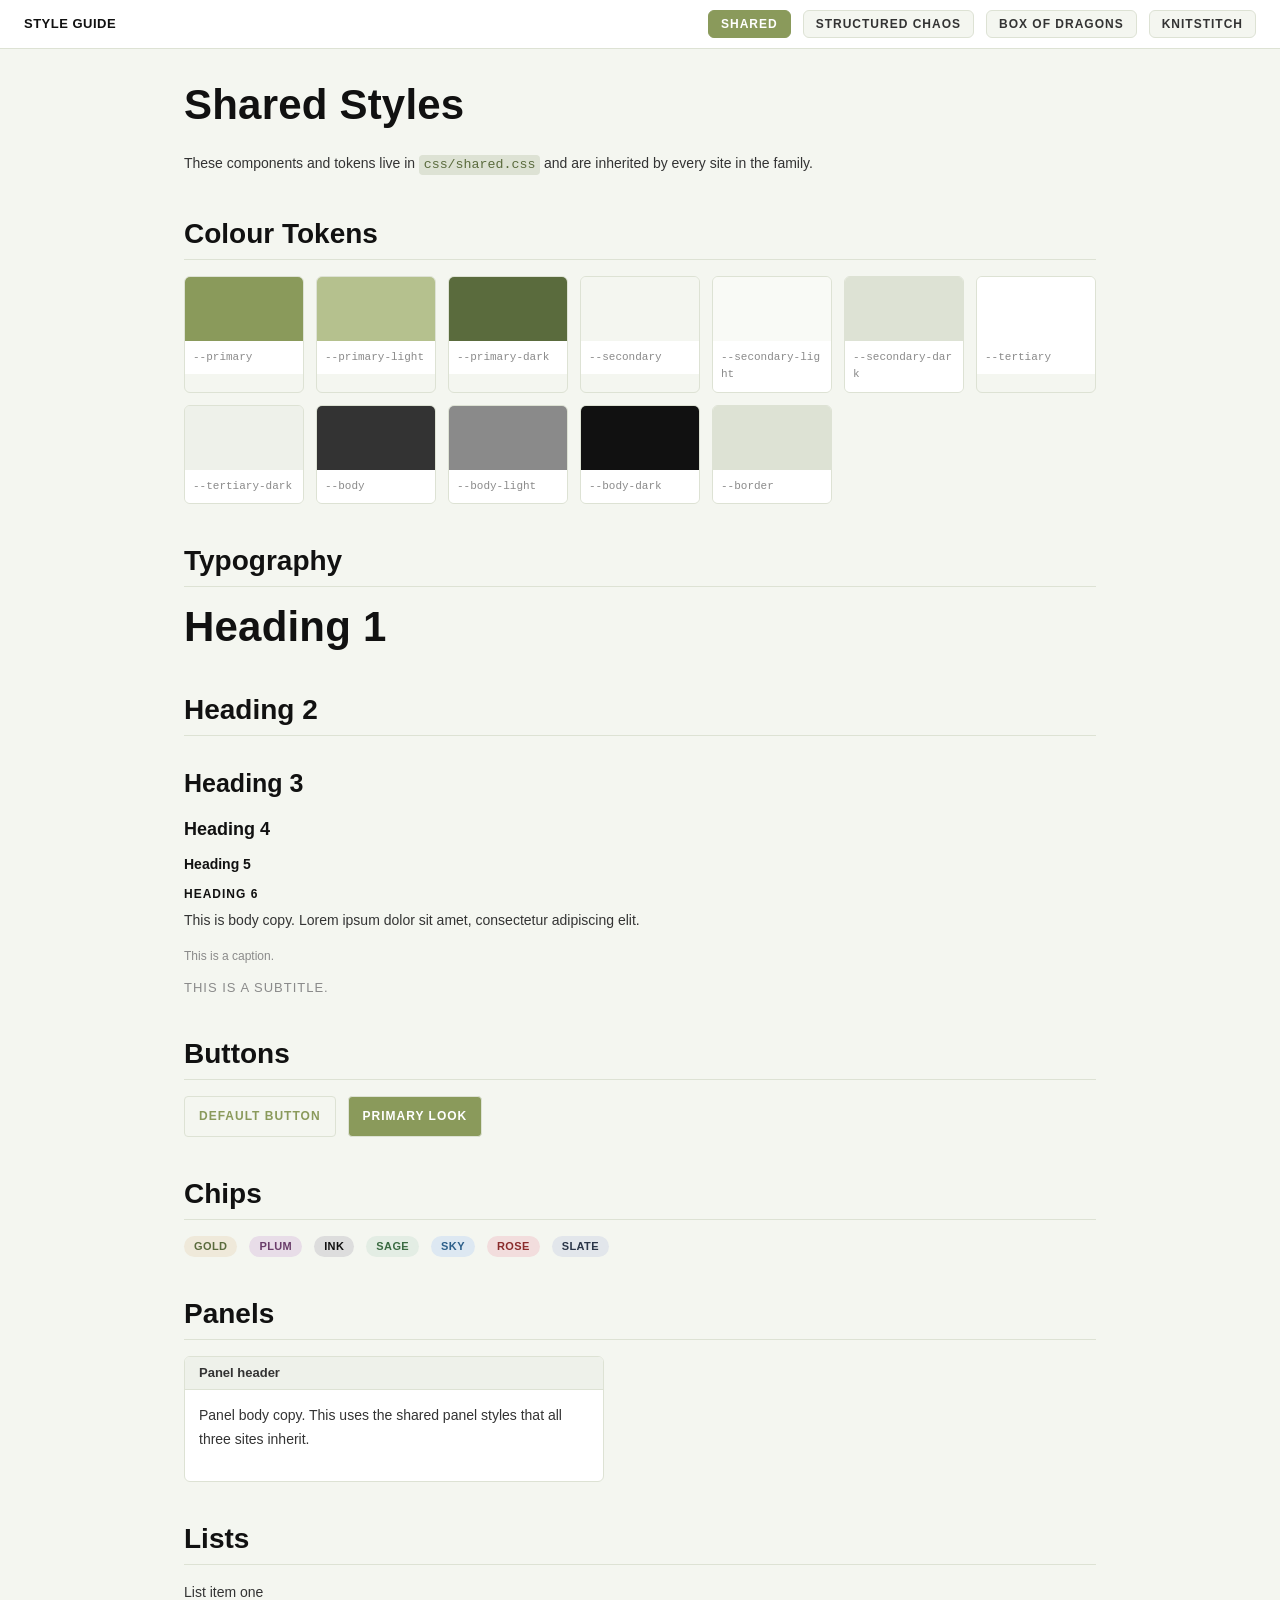
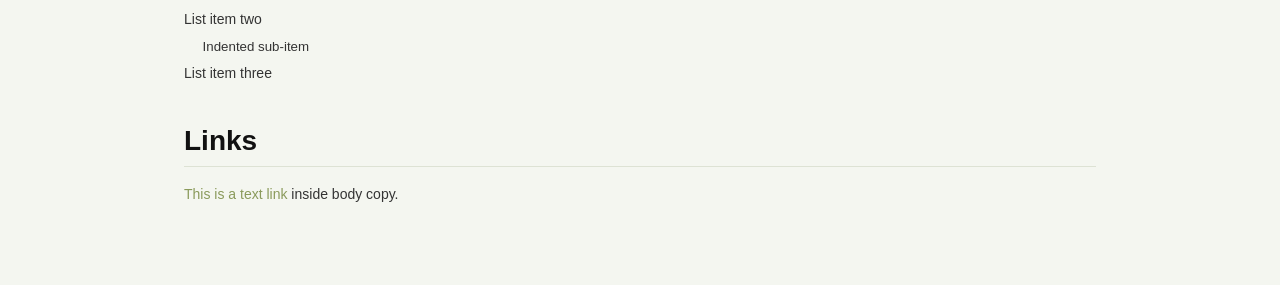
<file: styleguide.html>
<!DOCTYPE html>
<html lang="en">
<head>
    <meta charset="UTF-8">
    <meta name="viewport" content="width=device-width, initial-scale=1.0">
    <title>Style Guide — Structured Chaos Family</title>
    <link rel="stylesheet" href="css/shared.css">
    <link id="site-theme" rel="stylesheet" href="css/site.css" disabled>
    <style>
        .styleguide-bar {
            position: sticky;
            top: 0;
            z-index: 100;
            display: flex;
            align-items: center;
            gap: 12px;
            padding: 10px 24px;
            background: var(--tertiary);
            border-bottom: 1px solid var(--border);
        }

        .styleguide-bar-title {
            font-weight: 700;
            font-size: 13px;
            text-transform: uppercase;
            letter-spacing: 0.5px;
            color: var(--body-dark);
            margin-right: auto;
        }

        .styleguide-bar button {
            padding: 6px 12px;
            border: 1px solid var(--border);
            border-radius: 6px;
            background: var(--secondary);
            color: var(--body);
            font-size: 12px;
            font-weight: 600;
            cursor: pointer;
        }

        .styleguide-bar button.active {
            background: var(--primary);
            color: var(--tertiary);
            border-color: var(--primary);
        }

        .styleguide-main {
            max-width: 960px;
            margin: 0 auto;
            padding: 32px 24px 64px;
        }

        .styleguide-section {
            margin-top: 40px;
        }

        .styleguide-section h2 {
            margin-bottom: 16px;
            padding-bottom: 8px;
            border-bottom: 1px solid var(--border);
        }

        .swatches {
            display: grid;
            grid-template-columns: repeat(auto-fill, minmax(120px, 1fr));
            gap: 12px;
        }

        .swatch {
            border: 1px solid var(--border);
            border-radius: 6px;
            overflow: hidden;
        }

        .swatch-color {
            height: 64px;
        }

        .swatch-label {
            padding: 8px;
            font-size: 11px;
            font-family: monospace;
            color: var(--body-light);
            background: var(--tertiary);
            word-break: break-all;
        }

        .component-row {
            display: flex;
            flex-wrap: wrap;
            gap: 12px;
            align-items: flex-start;
            margin-top: 16px;
        }

        .sample-row {
            display: flex;
            gap: 8px;
            align-items: center;
            margin-top: 12px;
        }

        .zoom-sample {
            position: relative;
            min-height: 52px;
            margin-top: 12px;
        }
    </style>
</head>
<body>
    <nav class="styleguide-bar" aria-label="Style guide sections">
        <span class="styleguide-bar-title">Style Guide</span>
        <button data-site="shared" data-css="" type="button" class="active">Shared</button>
        <button data-site="sc" data-css="css/site.css" type="button">Structured Chaos</button>
        <button data-site="bod" data-css="http://craftcms.ddev.site/css/site.css" type="button">Box of Dragons</button>
        <button data-site="ks" data-css="http://localhost:5173/css/app.css" type="button">KnitStitch</button>
    </nav>

    <main class="styleguide-main">
        <div class="styleguide-tab" data-site="shared">
            <h1>Shared Styles</h1>
            <p class="body">These components and tokens live in <code>css/shared.css</code> and are inherited by every site in the family.</p>

            <section class="styleguide-section">
                <h2>Colour Tokens</h2>
                <div class="swatches">
                    <div class="swatch"><div class="swatch-color" style="background: var(--primary);"></div><div class="swatch-label">--primary</div></div>
                    <div class="swatch"><div class="swatch-color" style="background: var(--primary-light);"></div><div class="swatch-label">--primary-light</div></div>
                    <div class="swatch"><div class="swatch-color" style="background: var(--primary-dark);"></div><div class="swatch-label">--primary-dark</div></div>
                    <div class="swatch"><div class="swatch-color" style="background: var(--secondary);"></div><div class="swatch-label">--secondary</div></div>
                    <div class="swatch"><div class="swatch-color" style="background: var(--secondary-light);"></div><div class="swatch-label">--secondary-light</div></div>
                    <div class="swatch"><div class="swatch-color" style="background: var(--secondary-dark);"></div><div class="swatch-label">--secondary-dark</div></div>
                    <div class="swatch"><div class="swatch-color" style="background: var(--tertiary);"></div><div class="swatch-label">--tertiary</div></div>
                    <div class="swatch"><div class="swatch-color" style="background: var(--tertiary-dark);"></div><div class="swatch-label">--tertiary-dark</div></div>
                    <div class="swatch"><div class="swatch-color" style="background: var(--body);"></div><div class="swatch-label">--body</div></div>
                    <div class="swatch"><div class="swatch-color" style="background: var(--body-light);"></div><div class="swatch-label">--body-light</div></div>
                    <div class="swatch"><div class="swatch-color" style="background: var(--body-dark);"></div><div class="swatch-label">--body-dark</div></div>
                    <div class="swatch"><div class="swatch-color" style="background: var(--border);"></div><div class="swatch-label">--border</div></div>
                </div>
            </section>

            <section class="styleguide-section">
                <h2>Typography</h2>
                <h1>Heading 1</h1>
                <h2>Heading 2</h2>
                <h3>Heading 3</h3>
                <h4>Heading 4</h4>
                <h5>Heading 5</h5>
                <h6>Heading 6</h6>
                <p class="body">This is body copy. Lorem ipsum dolor sit amet, consectetur adipiscing elit.</p>
                <p class="caption">This is a caption.</p>
                <p class="subtitle">This is a subtitle.</p>
            </section>

            <section class="styleguide-section">
                <h2>Buttons</h2>
                <div class="component-row">
                    <a href="#" class="button">Default button</a>
                    <a href="#" class="button" style="background: var(--primary); color: var(--tertiary);">Primary look</a>
                </div>
            </section>

            <section class="styleguide-section">
                <h2>Chips</h2>
                <div class="component-row">
                    <span class="chip color-pair-gold">Gold</span>
                    <span class="chip color-pair-plum">Plum</span>
                    <span class="chip color-pair-ink">Ink</span>
                    <span class="chip color-pair-sage">Sage</span>
                    <span class="chip color-pair-sky">Sky</span>
                    <span class="chip color-pair-rose">Rose</span>
                    <span class="chip color-pair-slate">Slate</span>
                </div>
            </section>

            <section class="styleguide-section">
                <h2>Panels</h2>
                <section class="container-section--headed" style="max-width: 420px;">
                    <div class="container-section-header">Panel header</div>
                    <div class="container-section-body">
                        <p class="body">Panel body copy. This uses the shared panel styles that all three sites inherit.</p>
                    </div>
                </section>
            </section>

            <section class="styleguide-section">
                <h2>Lists</h2>
                <ul class="list" style="max-width: 320px;">
                    <li>List item one</li>
                    <li>List item two</li>
                    <li class="sub-category">Indented sub-item</li>
                    <li>List item three</li>
                </ul>
            </section>

            <section class="styleguide-section">
                <h2>Links</h2>
                <p class="body"><a href="#">This is a text link</a> inside body copy.</p>
            </section>
        </div>

        <div class="styleguide-tab" data-site="sc" hidden>
            <h1>Structured Chaos</h1>
            <p class="body">Structured Chaos is the umbrella site. It uses the shared components with a slate-blue colour theme and overrides the shell width and page spacing in <code>css/site.css</code>.</p>

            <section class="styleguide-section">
                <h2>Home project card</h2>
                <p class="caption">The landing page uses shared <code>.home-project-grid</code> and <code>.home-project-card-link</code> styles, tinted by the site theme.</p>
                <div class="home-project-grid" style="max-width: 420px;">
                    <a class="home-project-card-link" href="#">
                        <div class="panel">
                            <div class="card-heading">Box of Dragons</div>
                            <div class="card-excerpt">Craft project archive.</div>
                        </div>
                    </a>
                </div>
            </section>
        </div>

        <div class="styleguide-tab" data-site="bod" hidden>
            <h1>Box of Dragons</h1>
            <p class="body">Box of Dragons adds post-specific styles in <code>CraftCms/web/css/site.css</code> for project link labels and URLs.</p>

            <section class="styleguide-section">
                <h2>Post Links panel</h2>
                <section class="container-section--headed" style="max-width: 320px;">
                    <div class="container-section-header">Links</div>
                    <div class="container-section-body">
                        <ul class="list">
                            <li>
                                <div class="link-label">Pattern</div>
                                <a class="link-url" href="#" target="_blank" rel="noopener noreferrer">https://example.com/pattern</a>
                            </li>
                            <li>
                                <div class="link-label">Ravelry</div>
                                <a class="link-url" href="#" target="_blank" rel="noopener noreferrer">https://www.ravelry.com/designs/example</a>
                            </li>
                        </ul>
                    </div>
                </section>
            </section>
        </div>

        <div class="styleguide-tab" data-site="ks" hidden>
            <h1>KnitStitch</h1>
            <p class="body">KnitStitch adds app-specific UI components in <code>KnitStitch/public/css/app.css</code> for the grid editor, tool ribbon, workspace switcher, and zoom controls.</p>

            <section class="styleguide-section">
                <h2>Panel override</h2>
                <section class="container-section--headed" style="max-width: 420px;">
                    <div class="container-section-header">KnitStitch panel</div>
                    <div class="container-section-body">
                        <p class="body">KnitStitch overrides <code>.panel</code> border-radius to 8px and adds editor-specific chrome.</p>
                    </div>
                </section>
            </section>

            <section class="styleguide-section">
                <h2>Workspace buttons</h2>
                <div class="sample-row">
                    <button type="button" class="workspace-btn active">
                        <span class="icon">✏</span>
                        <span class="label">Sketch</span>
                    </button>
                    <button type="button" class="workspace-btn">
                        <span class="icon">□</span>
                        <span class="label">Overlay</span>
                    </button>
                    <button type="button" class="workspace-btn">
                        <span class="icon">⚙</span>
                        <span class="label">Options</span>
                    </button>
                </div>
            </section>

            <section class="styleguide-section">
                <h2>Zoom control</h2>
                <div class="zoom-sample">
                    <div class="zoom-control">
                        <button type="button" class="zoom-btn">−</button>
                        <button type="button" class="zoom-btn">+</button>
                    </div>
                </div>
            </section>
        </div>
    </main>

    <script>
        const tabs = document.querySelectorAll('.styleguide-tab');
        const buttons = document.querySelectorAll('.styleguide-bar button');
        const themeLink = document.getElementById('site-theme');

        function switchSite(site, css, activeBtn) {
            tabs.forEach(tab => tab.hidden = tab.dataset.site !== site);
            if (css === '') {
                themeLink.disabled = true;
            } else {
                themeLink.disabled = false;
                themeLink.href = css;
            }
            buttons.forEach(b => b.classList.remove('active'));
            activeBtn.classList.add('active');
        }

        buttons.forEach(btn => {
            btn.addEventListener('click', () => switchSite(btn.dataset.site, btn.dataset.css, btn));
        });

        // Start on the Shared tab with no theme override.
        const sharedBtn = document.querySelector('.styleguide-bar button[data-site="shared"]');
        if (sharedBtn) switchSite('shared', '', sharedBtn);
    </script>
</body>
</html>
</file>
<file: css/shared.css>
/* shared.css — the canonical stylesheet for the Structured Chaos family.
 *
 * This file is the single source of truth for design tokens, base styles,
 * typography, layout primitives, and all shared components (global bar,
 * site header, navigation, panels, chips, color pairs, buttons, forms,
 * lists, gallery, footer, responsive breakpoints).
 *
 * Every family site loads it from the root Structured Chaos site
 * (structuredchaos.dev in production, localhost:4000 in local dev) BEFORE
 * its own site-specific stylesheet. Site-specific sheets only contain
 * overrides for layout values (e.g. .shell max-width) and components
 * unique to that site (e.g. KnitStitch's sketch canvas, StructuredChaos's
 * landing cards and markdown body).
 *
 * When changing a token or component here, every site picks it up on
 * next load — no per-repo edits needed.
 */

/* ==========================================================================
   1. Design Tokens
   ========================================================================== */
:root {
    --body: #333333;
    --body-light: #8a8a8a;
    --body-dark: #111111;
    --primary: #8a9a5b;
    --primary-light: #b5c18e;
    --primary-dark: #5a6b3d;
    --secondary: #f4f6f0;
    --secondary-light: #f9faf6;
    --secondary-dark: #dde2d4;
    --tertiary: #ffffff;
    --tertiary-dark: #eef1ea;
    --border: var(--secondary-dark);

    /* Brand colors */
    --github-color: #24292f;
    --github-hover-bg: #f3f5f7;
    --github-hover-border: #d0d7de;
    --gitlab-color: #fc6d26;
    --gitlab-hover-bg: #fff3ea;
    --gitlab-hover-border: #f7c6a5;

    /* Color pairs — higher contrast text colours for chips/tags.
     * Each pair has a -bg and -text token. Use with .color-pair-* classes. */
    --color-pair-gold-bg: #efe9da;
    --color-pair-gold-text: var(--primary-dark);
    --color-pair-sand-bg: #f3efe6;
    --color-pair-sand-text: #5a4427;
    --color-pair-sage-bg: #e3ede4;
    --color-pair-sage-text: #3a6b42;
    --color-pair-olive-bg: #ece8d8;
    --color-pair-olive-text: #6b6333;
    --color-pair-sky-bg: #dde8f2;
    --color-pair-sky-text: #2c5f8a;
    --color-pair-stone-bg: #e8e2d8;
    --color-pair-stone-text: #6b6356;
    --color-pair-rose-bg: #f2dddd;
    --color-pair-rose-text: #8a2c2c;
    --color-pair-clay-bg: #f3e5dc;
    --color-pair-clay-text: #6a402b;
    --color-pair-plum-bg: #e8dde8;
    --color-pair-plum-text: #6a3d6a;
    --color-pair-ink-bg: #ddd;
    --color-pair-ink-text: #111111;
    --color-pair-moss-bg: #e1e9d9;
    --color-pair-moss-text: #3a4b2e;
    --color-pair-lavender-bg: #e8e3f0;
    --color-pair-lavender-text: #4a3a5d;
    --color-pair-peach-bg: #f5e8df;
    --color-pair-peach-text: #6a4a3a;
    --color-pair-slate-bg: #e2e6eb;
    --color-pair-slate-text: #2a3548;
    --color-pair-rust-bg: #f0e3db;
    --color-pair-rust-text: #7a3a22;
    --color-pair-berry-bg: #efe2e6;
    --color-pair-berry-text: #5a2a3a;

    /* Shadows */
    --shadow-sm: 0 1px 0 rgba(17, 17, 17, 0.03);
    --shadow-md: 0 5px 12px rgba(17, 17, 17, 0.08);
    --shadow-lg: 0 14px 28px rgba(15, 25, 10, 0.12);

    /* Typography */
    --font-body: "Open Sans", sans-serif;
    --font-heading: "Playfair Display", serif;
    --font-brand: "Dancing Script", cursive;
    --type-h1: clamp(30px, 4vw, 42px);
    --type-h2: 28px;
    --type-h3: 25px;
    --type-h4: 18px;
    --type-h5: 14px;
    --type-h6: 12px;
    --type-body: 14px;
    --type-subtitle: 13px;
    --type-caption: 12px;
    --type-button: 12px;
}

/* ==========================================================================
   2. Reset & Base
   ========================================================================== */
* { box-sizing: border-box; margin: 0; padding: 0; }

html {
    scroll-behavior: smooth;
}

[id] {
    scroll-margin-top: 120px;
}

body {
    color: var(--body);
    background: var(--secondary);
    font-family: var(--font-body);
    font-size: var(--type-body);
    line-height: 1.6;
    min-height: 100vh;
}

a { color: var(--primary); text-decoration: none; }
a:hover { opacity: 0.85; }

img {
    display: block;
    max-width: 100%;
    height: auto;
}

hr {
    border: 0;
    border-top: 1px solid var(--border);
    margin: 1.5em 0;
}

/* ==========================================================================
   3. Typography
   ========================================================================== */
h1, h2, h3, h4, h5, h6 {
    color: var(--body-dark);
}

h1 {
    margin-block: 0 0.55em;
    margin-inline: 0;
    font-family: var(--font-body);
    font-size: var(--type-h1);
    font-weight: 700;
    line-height: 1.15;
    letter-spacing: 0.2px;
}

h2 {
    margin-block: 1.5em 0.45em;
    margin-inline: 0;
    font-family: var(--font-body);
    font-size: var(--type-h2);
    font-weight: 700;
    line-height: 1.2;
}

h3 {
    margin-block: 1.25em 0.25em;
    margin-inline: 0;
    font-family: var(--font-body);
    font-size: var(--type-h3);
    font-weight: 700;
    line-height: 1.3;
}

h4 {
    margin-block: 1em 0.35em;
    margin-inline: 0;
    font-family: var(--font-body);
    font-size: var(--type-h4);
    font-weight: 700;
    line-height: 1.3;
}

h5 {
    margin-block: 1em 0.35em;
    margin-inline: 0;
    font-family: var(--font-body);
    font-size: var(--type-h5);
    font-weight: 700;
    line-height: 1.3;
}

h6 {
    margin-block: 1em 0.35em;
    margin-inline: 0;
    font-family: var(--font-body);
    font-size: var(--type-h6);
    font-weight: 700;
    letter-spacing: 1px;
    text-transform: uppercase;
}

h2:first-child,
h3:first-child,
h4:first-child,
h5:first-child,
h6:first-child {
    margin-block-start: 0;
}

.body {
    font-size: var(--type-body);
    line-height: 1.7;
}

.subtitle {
    font-size: var(--type-subtitle);
    line-height: 1.5;
    color: var(--body-light);
    text-transform: uppercase;
    letter-spacing: 1px;
    margin: 0 0 14px;
}

.caption {
    font-size: var(--type-caption);
    line-height: 1.4;
    color: var(--body-light);
}

p,
ul,
ol,
blockquote,
pre,
table {
    margin: 0 0 1.1em;
}

blockquote {
    padding: 0.9em 1.2em;
    border-left: 4px solid var(--primary);
    background: var(--secondary-light);
    border-radius: 0 8px 8px 0;
}

pre {
    overflow-x: auto;
    padding: 1em 1.2em;
    border-left: 4px solid var(--primary);
    border-radius: 0 8px 8px 0;
    background: var(--secondary-light);
    color: var(--body-dark);
}

code {
    padding: 0.18em 0.35em;
    border-radius: 4px;
    background: var(--secondary-dark);
    color: var(--primary-dark);
    font-size: 0.95em;
}

pre code {
    padding: 0;
    border-radius: 0;
    background: transparent;
    color: inherit;
}

table {
    width: 100%;
    border-collapse: collapse;
}

th,
td {
    padding: 0.7em 0.8em;
    border: 1px solid var(--border);
    text-align: left;
    vertical-align: top;
}

/* ==========================================================================
   4. Layout
   ========================================================================== */
.shell {
    width: 80%;
    margin: 0 auto;
}

.page-main {
    margin: 0 auto 60px;
}

.page-layout {
    display: grid;
    grid-template-columns: minmax(0, 1fr) 340px;
    gap: 14px;
    align-items: start;
}

.page-layout--wide {
    grid-template-columns: minmax(0, 1fr) 420px;
    gap: 14px;
}

.content-main {
    min-width: 0;
}

/* ==========================================================================
   4b. Global Bar (shared between sites)
   ========================================================================== */
.global-bar {
    background: var(--body-dark);
    position: sticky;
    top: 0;
    z-index: 110;
}

.global-bar-row {
    display: flex;
    align-items: center;
    gap: 20px;
    min-height: 36px;
}

/* The site links live inside this nav. On narrow desktop windows it
   scrolls sideways so the Login link on the right stays put; on small
   screens it becomes the hamburger dropdown. */
.global-bar-menu {
    display: flex;
    align-items: center;
    gap: 20px;
    flex: 1;
    min-width: 0;
    overflow-x: auto;
    scrollbar-width: none;
}

.global-bar-menu::-webkit-scrollbar {
    display: none;
}

/* Hamburger toggle and current-site label — small screens only. */
.global-bar-toggle,
.global-bar-current {
    display: none;
}

/* Raise the bar above the sticky site header while its dropdown is open. */
.global-bar--open {
    z-index: 140;
}

.global-bar-link {
    display: inline-flex;
    align-items: center;
    min-height: 36px;
    color: var(--secondary);
    font-size: 12px;
    font-weight: 600;
    letter-spacing: 0.5px;
    text-transform: uppercase;
    text-decoration: none;
    white-space: nowrap;
    opacity: 0.7;
    transition: opacity 140ms ease, color 140ms ease;
}

.global-bar-link:hover {
    opacity: 1;
    color: var(--primary-light);
}

.global-bar-link.active {
    opacity: 1;
    color: var(--primary);
}

.global-bar-link--right {
    margin-left: auto;
}

.global-bar-link[aria-disabled="true"] {
    opacity: 0.4;
    pointer-events: none;
}

/* ==========================================================================
   5. Site Header & Navigation
   ========================================================================== */
.site-header {
    background: var(--tertiary);
    border-bottom: 1px solid var(--border);
    position: sticky;
    top: 36px;
    z-index: 130;
    overflow: visible;
    transition: box-shadow 180ms ease, background-color 180ms ease;
}

.header-row {
    display: grid;
    grid-template-columns: minmax(0, 1fr) auto minmax(0, 1fr);
    align-items: center;
    min-height: 72px;
    gap: 24px;
}

.site-header__content {
    overflow: hidden;
    max-height: 96px;
    transition: opacity 160ms ease, transform 180ms ease, max-height 180ms ease, min-height 180ms ease;
}

.header-row > .brand {
    justify-self: start;
}

.brand {
    margin: 0;
    align-self: center;
    color: var(--body-dark);
    font-family: var(--font-brand);
    font-size: clamp(30px, 4vw, 48px);
    line-height: 0.95;
    white-space: nowrap;
}

.main-nav {
    display: flex;
    align-items: center;
    justify-content: center;
    min-width: 0;
    gap: 26px;
    justify-self: center;
}

.main-nav-item {
    position: relative;
    display: flex;
    align-items: center;
}

.main-nav-link {
    color: var(--body-dark);
    font-size: var(--type-h5);
    font-weight: 700;
    letter-spacing: 1px;
    text-transform: uppercase;
    text-decoration: none;
    display: inline-flex;
    align-items: center;
    min-height: 72px;
}

.main-nav-link:hover {
    color: var(--primary);
    text-decoration: none;
}

.main-nav-link.active {
    color: var(--primary);
}

.main-nav-item.has-submenu .main-nav-link::after {
    content: "";
    width: 7px;
    height: 7px;
    margin-left: 8px;
    border-right: 1.5px solid currentColor;
    border-bottom: 1.5px solid currentColor;
    transform: rotate(45deg) translateY(-1px);
}

.main-nav-submenu {
    position: absolute;
    top: calc(100% - 6px);
    left: 50%;
    transform: translateX(-50%);
    min-width: 220px;
    padding: 10px 0;
    background: var(--tertiary);
    border: 1px solid var(--border);
    border-radius: 8px;
    box-shadow: var(--shadow-lg);
    opacity: 0;
    visibility: hidden;
    pointer-events: none;
    transition: opacity 140ms ease, transform 140ms ease, visibility 140ms ease;
    z-index: 120;
}

.main-nav-item:hover .main-nav-submenu,
.main-nav-item:focus-within .main-nav-submenu {
    opacity: 1;
    visibility: visible;
    pointer-events: auto;
    transform: translateX(-50%) translateY(4px);
}

.main-nav-submenu-link {
    display: block;
    padding: 10px 16px;
    color: var(--body-dark);
    font-size: var(--type-h5);
    font-weight: 600;
    letter-spacing: 0.3px;
    text-transform: none;
    white-space: nowrap;
}

.main-nav-submenu-link:hover {
    background: var(--secondary-light);
    opacity: 1;
}

.header-project-links {
    display: flex;
    align-items: center;
    gap: 8px;
    flex-wrap: wrap;
    justify-self: end;
}

/* Hamburger nav toggle — small screens only. */
.main-nav-toggle {
    display: none;
}

.site-header__handle {
    position: absolute;
    right: 0;
    bottom: -10px;
    left: 0;
    display: flex;
    align-items: center;
    justify-content: center;
    height: 0;
    pointer-events: none;
    z-index: 150;
}

.site-header-toggle {
    position: relative;
    width: 36px;
    height: 18px;
    border: 1px solid var(--border);
    border-top: 0;
    border-radius: 0 0 8px 8px;
    background: var(--tertiary);
    box-shadow: 0 3px 8px rgba(17, 17, 17, 0.08);
    color: var(--body);
    cursor: pointer;
    pointer-events: auto;
    z-index: 1;
}

.site-header-toggle-icon {
    position: absolute;
    top: 50%;
    left: 50%;
    width: 22px;
    height: 22px;
    fill: none;
    stroke: currentColor;
    stroke-width: 2.8;
    stroke-linecap: round;
    stroke-linejoin: round;
    transform: translate(-50%, calc(-50% + 1px));
    transition: color 140ms ease, transform 180ms ease;
}

.site-header-toggle:hover {
    background: var(--secondary-light);
    color: var(--primary);
}

.site-header--collapsed {
    border-bottom-color: var(--border);
    background: var(--tertiary);
}

.site-header--collapsed .site-header__content {
    max-height: 0;
    min-height: 0;
    opacity: 0;
    transform: translateY(-8px);
    pointer-events: none;
}

.site-header--collapsed .site-header-toggle-icon {
    transform: translate(-50%, calc(-50% + 1px)) rotate(180deg);
}

.project-link {
    display: inline-flex;
    align-items: center;
    gap: 6px;
    padding: 7px 11px;
    border: 1px solid var(--border);
    border-radius: 8px;
    background: var(--tertiary);
    color: var(--body-dark);
    font-size: 12px;
    font-weight: 700;
    letter-spacing: 0.6px;
    white-space: nowrap;
    text-decoration: none;
    box-shadow: var(--shadow-sm);
    transition: background-color 140ms ease, border-color 140ms ease, color 140ms ease, transform 140ms ease, box-shadow 140ms ease;
}

.project-link:hover {
    opacity: 1;
    transform: translateY(-1px);
    box-shadow: var(--shadow-md);
}

.project-link svg {
    width: 16px;
    height: 16px;
    display: block;
    fill: currentColor;
    flex: 0 0 auto;
}

.project-link--github {
    color: var(--github-color);
}

.project-link--gitlab {
    color: var(--gitlab-color);
}

.project-link--github:hover {
    background: var(--github-hover-bg);
    border-color: var(--github-hover-border);
}

.project-link--gitlab:hover {
    background: var(--gitlab-hover-bg);
    border-color: var(--gitlab-hover-border);
}

/* ==========================================================================
   6. Page Sub-header
   ========================================================================== */
.page-subheader {
    padding: 32px 0 14px;
    margin-bottom: 14px;
}

.page-subheader-inner {
    text-align: center;
    padding: 22px 28px;
    background: var(--secondary-light);
    border: 1px solid var(--border);
    border-radius: 6px;
    display: flex;
    align-items: center;
    justify-content: center;
}

.page-subheader-inner h1 {
    margin: 0;
}

/* ==========================================================================
   7. Homepage
   ========================================================================== */
.home-main {
    padding: 56px 0 72px;
}

.home-hero {
    --home-hero-overlay: rgba(38, 27, 14, 0.36);
    min-height: 400px;
    display: grid;
    place-items: center;
    text-align: center;
    color: var(--tertiary);
    background-color: var(--secondary-dark);
    background-image: linear-gradient(var(--home-hero-overlay), var(--home-hero-overlay)), var(--home-hero-image, none);
    background-position: center;
    background-size: cover;
    background-repeat: no-repeat;
}

.home-hero-inner {
    padding: 32px 0;
}

.home-intro {
    text-align: center;
    max-width: 860px;
    margin: 0 auto 46px;
}

.home-project-grid {
    display: grid;
    grid-template-columns: repeat(3, minmax(0, 1fr));
    gap: 24px;
    margin-bottom: 44px;
}

.home-project-card-link {
    display: block;
    color: inherit;
}

.home-project-card-link:hover {
    opacity: 1;
}

.home-project-card-link:hover .panel {
    border-color: var(--primary-light);
}

/* ==========================================================================
   8. Posts Archive
   ========================================================================== */
.projects {
    padding-bottom: 68px;
}

.grid {
    display: grid;
    gap: 26px;
    grid-template-columns: repeat(auto-fill, minmax(330px, 1fr));
}

.posts-panel {
    position: sticky;
    top: 109px;
}

/* ==========================================================================
   9. Single Post
   ========================================================================== */
.gallery-image {
    display: block;
    width: 100%;
    aspect-ratio: 4 / 3;
    object-fit: cover;
    border-radius: 4px;
    border: 1px solid var(--border);
    background: var(--tertiary-dark);
}

.instructions {
    margin-top: 28px;
}

/* ==========================================================================
   10. Lists
   ========================================================================== */
ul,
ol {
    list-style: none;
    padding-left: 0;
    margin: 0.6em 0 0;
    display: grid;
    gap: 5px;
}

ul > li {
    position: relative;
    padding-left: 1.2em;
    line-height: 1.6;
}

ul > li::before {
    content: "–";
    position: absolute;
    left: 0;
    color: var(--primary);
    font-weight: 600;
}

ol {
    gap: 12px;
    counter-reset: step;
}

ol > li {
    position: relative;
    padding-left: 1.6em;
    line-height: 1.6;
    counter-increment: step;
}

ol > li::before {
    content: counter(step) ".";
    position: absolute;
    left: 0;
    color: var(--primary);
    font-weight: 600;
}

.list {
    list-style: none;
    padding: 0;
    margin: 0;
}

.list > li {
    padding-left: 0;
}

.list > li::before {
    content: none;
}

.panel--padded .list > li {
    padding: 14px 0;
    border-top: 1px solid var(--border);
}

.panel--padded .list > li:first-child {
    border-top: 0;
    padding-top: 0;
}

.list > li.sub-category {
    padding-left: 1.4em;
    font-size: 0.95em;
}

.list > li.sub-category a {
    color: var(--body-light);
}

input[type="checkbox"] {
    margin-inline-end: 0.45em;
}

/* ==========================================================================
   11. Gallery & Lightbox
   ========================================================================== */
.gallery {
    margin-top: 16px;
    display: grid;
    gap: 14px;
    grid-template-columns: repeat(auto-fill, minmax(240px, 1fr));
}

.lightbox {
    position: fixed;
    inset: 0;
    z-index: 200;
    background: rgba(0, 0, 0, 0.85);
    display: flex;
    align-items: center;
    justify-content: center;
    padding: 24px;
    cursor: zoom-out;
}

.lightbox img {
    max-width: 90vw;
    max-height: 90vh;
    border-radius: 4px;
    object-fit: contain;
}

/* ==========================================================================
   12. Buttons
   ========================================================================== */
button,
.button {
    font-family: inherit;
    font-size: var(--type-button);
    font-weight: 700;
    letter-spacing: 1px;
    text-transform: uppercase;
}

.button {
    display: inline-block;
    padding: 10px 14px;
    border-radius: 4px;
    border: 1px solid var(--border);
    text-decoration: none;
    cursor: pointer;
}

.button-primary {
    background: var(--primary-dark);
    color: var(--tertiary);
    border-color: var(--primary-dark);
}

.button-primary:hover {
    background: var(--primary);
    border-color: var(--primary);
}

.button-secondary {
    background: transparent;
    color: var(--body-dark);
}

.button-sm {
    padding: 6px 10px;
    font-size: 11px;
}

/* ==========================================================================
   13. Forms
   ========================================================================== */
input[type="text"],
input[type="number"],
input[type="email"],
input[type="password"],
select {
    padding: 5px 8px;
    border: 1px solid var(--border);
    border-radius: 3px;
    font-size: 13px;
    font-family: inherit;
}

select {
    min-width: 140px;
}

input:focus,
select:focus {
    outline: none;
    border-color: var(--primary);
}

.form-row {
    display: flex;
    align-items: center;
    gap: 8px;
    margin-bottom: 8px;
}

.form-row label {
    min-width: 80px;
    font-size: 13px;
}

.form-row input[type="text"],
.form-row input[type="number"],
.form-row input[type="email"],
.form-row input[type="password"] {
    flex: 1;
}

.checkbox-row {
    display: flex;
    align-items: center;
    gap: 6px;
    margin: 6px 0;
    font-size: 13px;
}

.slider-row {
    display: flex;
    align-items: center;
    gap: 8px;
}

.slider-row input[type="range"] {
    flex: 1;
}

.toggle-group {
    display: flex;
    flex-wrap: wrap;
    gap: 4px;
}

/* ==========================================================================
   14. Cards & Panels
   ========================================================================== */
.panel {
    background: var(--tertiary);
    border: 1px solid var(--border);
    border-radius: 6px;
    overflow: hidden;
    display: flex;
    flex-direction: column;
}

.panel--padded {
    padding: 20px 24px;
    margin-bottom: 16px;
}

.panel--image-top {
    padding: 0;
}

.panel-body {
    padding: 14px;
    display: grid;
    gap: 8px;
    flex: 1;
}

.container > .panel + .panel {
    margin-top: 14px;
}

.panel-heading {
    width: 100%;
    display: grid;
    gap: 4px;
    align-content: start;
}

.panel-excerpt {
    overflow: hidden;
    display: -webkit-box;
    -webkit-box-orient: vertical;
    min-height: 4.8em;
    -webkit-line-clamp: 3;
    line-clamp: 3;
}

.panel-chips,
.panel-category-chips {
    display: flex;
    flex-wrap: wrap;
    align-items: center;
    gap: 6px;
}

.thumb {
    width: 100%;
    aspect-ratio: 4 / 3;
    object-fit: cover;
    display: block;
}

/* ==========================================================================
   15. Chips & Color Pairs
   ========================================================================== */
.chip {
    display: inline-block;
    vertical-align: middle;
    padding: 3px 10px;
    border-radius: 12px;
    font-size: 11px;
    font-weight: 700;
    letter-spacing: 0.4px;
    white-space: nowrap;
    text-transform: uppercase;
    text-decoration: none;
    line-height: 1.4;
}

.chip:hover {
    text-decoration: none;
    opacity: 0.85;
}

.color-pair-gold {
    background: var(--color-pair-gold-bg);
    color: var(--color-pair-gold-text);
}

.color-pair-sand {
    background: var(--color-pair-sand-bg);
    color: var(--color-pair-sand-text);
}

.color-pair-sage {
    background: var(--color-pair-sage-bg);
    color: var(--color-pair-sage-text);
}

.color-pair-olive {
    background: var(--color-pair-olive-bg);
    color: var(--color-pair-olive-text);
}

.color-pair-sky {
    background: var(--color-pair-sky-bg);
    color: var(--color-pair-sky-text);
}

.color-pair-stone {
    background: var(--color-pair-stone-bg);
    color: var(--color-pair-stone-text);
}

.color-pair-rose {
    background: var(--color-pair-rose-bg);
    color: var(--color-pair-rose-text);
}

.color-pair-clay {
    background: var(--color-pair-clay-bg);
    color: var(--color-pair-clay-text);
}

.color-pair-plum {
    background: var(--color-pair-plum-bg);
    color: var(--color-pair-plum-text);
}

.color-pair-ink {
    background: var(--color-pair-ink-bg);
    color: var(--color-pair-ink-text);
}

.color-pair-moss {
    background: var(--color-pair-moss-bg);
    color: var(--color-pair-moss-text);
}

.color-pair-lavender {
    background: var(--color-pair-lavender-bg);
    color: var(--color-pair-lavender-text);
}

.color-pair-peach {
    background: var(--color-pair-peach-bg);
    color: var(--color-pair-peach-text);
}

.color-pair-slate {
    background: var(--color-pair-slate-bg);
    color: var(--color-pair-slate-text);
}

.color-pair-rust {
    background: var(--color-pair-rust-bg);
    color: var(--color-pair-rust-text);
}

.color-pair-berry {
    background: var(--color-pair-berry-bg);
    color: var(--color-pair-berry-text);
}

/* Alias — some sites use "red" instead of "rose" for the breaking-change chip */
.color-pair-red {
    background: var(--color-pair-rose-bg);
    color: var(--color-pair-rose-text);
}

/* ==========================================================================
   16. Panel (Sidebar)
   ========================================================================== */
.container {
    min-width: 0;
    padding: 14px;
    background: var(--secondary-light);
    border: 1px solid var(--border);
    border-radius: 6px;
}

.container--sticky {
    position: sticky;
    top: 109px;
}

.sidebar {
    min-width: 0;
}

.sidebar--sticky {
    position: sticky;
    top: 129px;
}

.container-sections {
    display: grid;
    gap: 14px;
}

.container-section {
    padding-top: 14px;
    border-top: 1px solid var(--border);
}

.container-sections > .container-section:first-child {
    border-top: 0;
    padding-top: 0;
}

/* Headed panel section — a panel with a grey header bar and white body.
   Available on any page that needs labelled group boxes inside a container. */
.container-section--headed {
    padding: 0;
    border: 1px solid var(--border);
    border-radius: 6px;
    background: var(--tertiary);
    overflow: hidden;
    display: flex;
    flex-direction: column;
}

.container-section-header {
    padding: 6px 14px;
    font-weight: 600;
    font-size: 13px;
    border-bottom: 1px solid var(--border);
    background: var(--tertiary-dark);
}

.container-section-body {
    padding: 14px;
}

/* Changelog sidebar blocks — moved into the sidebar via JS. They need their
   own gap since they sit inside a plain div, not .container-sections. */
.changelog-types-sidebar {
    display: grid;
    gap: 14px;
}

/* Version list panel — cap height and scroll so a long version list does not
   push the sidebar past the page content. */
.changelog-versions .container-section-body {
    max-height: 320px;
    overflow-y: auto;
}

.container-actions {
    margin-top: 14px;
    display: flex;
    flex-wrap: wrap;
    gap: 10px;
    align-items: center;
}

/* ==========================================================================
   17. Filter List (Taxonomy)
   ========================================================================== */
.filter-row {
    display: flex;
    align-items: center;
    gap: 8px;
    color: var(--body-dark);
    line-height: 1.5;
}

.filter-row input {
    margin: 0;
    accent-color: var(--primary);
}

/* ==========================================================================
   17b. Changelog Tabs
   ========================================================================== */
.changelog-tabs {
    display: flex;
    flex-direction: column;
    gap: 0;
}

.tab-bar {
    display: flex;
    gap: 0;
    border-bottom: 2px solid var(--border);
    margin-bottom: 24px;
}

.tab-btn {
    padding: 10px 24px;
    border: none;
    background: transparent;
    color: var(--body-light);
    font-family: var(--font-body);
    font-size: var(--type-h5);
    font-weight: 700;
    letter-spacing: 1px;
    text-transform: uppercase;
    cursor: pointer;
    border-bottom: 3px solid transparent;
    margin-bottom: -2px;
    transition: color 140ms ease, border-color 140ms ease;
}

.tab-btn:hover {
    color: var(--body-dark);
}

.tab-btn.active {
    color: var(--primary-dark);
    border-bottom-color: var(--primary);
}

.tab-panel {
    display: none;
}

.tab-panel.active {
    display: block;
}

/* ==========================================================================
   18. Pagination
   ========================================================================== */
.pagination {
    display: flex;
    align-items: center;
    justify-content: center;
    gap: 14px;
    margin-top: 32px;
}

.pagination-info {
    font-size: var(--type-subtitle);
    color: var(--body-light);
}

/* ==========================================================================
   18b. Markdown Body (credits, readme, roadmap pages)
   ========================================================================== */
.markdown-body h1 {
    margin-top: 0;
}

.markdown-body h2 {
    margin-top: 0;
}

.markdown-body ul {
    list-style: none;
    padding-left: 0;
}

.markdown-body li {
    position: relative;
    padding-left: 1.25em;
}

.markdown-body li::before {
    content: '–';
    position: absolute;
    left: 0;
    color: var(--body-light);
}

/* ==========================================================================
   18c. Document Page (changelog, markdown pages with sticky footer)
   ========================================================================== */
.page-document {
    min-height: 100vh;
}

.page-document .site-footer {
    margin-top: auto;
}

.page-document .page-main {
    flex: 1;
}

/* ==========================================================================
   18d. Changelog / Markdown Loading & Error States
   ========================================================================== */
.changelog-loading,
.md-loading,
.changelog-error,
.md-error {
    text-align: center;
    padding: 40px;
    font-size: var(--type-subtitle);
}

.changelog-loading,
.md-loading {
    color: var(--body-light);
}

.changelog-error,
.md-error {
    color: #8a2c2c;
}

/* ==========================================================================
   19. Site Footer
   ========================================================================== */
.site-footer {
    border-top: 1px solid var(--border);
    background: var(--tertiary-dark);
    padding: 8px 0;
    margin-top: auto;
}

.footer-row {
    display: flex;
    justify-content: space-between;
    align-items: center;
    gap: 14px;
    min-height: 28px;
    font-size: 12px;
    line-height: 1.3;
}

.footer-main {
    display: flex;
    align-items: center;
    flex-wrap: wrap;
    gap: 14px;
    min-width: 0;
}

.footer-links {
    display: flex;
    align-items: center;
    flex-wrap: wrap;
    gap: 14px;
}

.footer-sep {
    color: var(--body-light);
}

.footer-socials {
    display: flex;
    gap: 14px;
    align-items: center;
}

.footer-version {
    margin-left: auto;
    font-weight: 400;
    color: var(--body-light);
    font-size: var(--type-caption);
    white-space: nowrap;
}

/* ==========================================================================
   20. Responsive
   ========================================================================== */
@media (max-width: 980px) {
    .home-project-grid {
        grid-template-columns: repeat(2, minmax(0, 1fr));
    }

    .posts-panel {
        position: static;
    }

    .main-nav {
        gap: 14px;
    }

    .main-nav-link {
        font-size: 12px;
        letter-spacing: 0.6px;
    }
}

@media (max-width: 740px) {
    .shell {
        width: min(100% - 28px);
    }

    .home-main {
        padding: 40px 0 60px;
    }

    .home-hero {
        min-height: 300px;
    }

    .home-hero-inner {
        padding: 24px 0;
    }

    .home-intro {
        margin-bottom: 36px;
    }

    .home-project-grid {
        grid-template-columns: 1fr;
    }

    .page-subheader {
        padding-top: 28px;
    }

    .page-subheader-inner {
        padding: 18px 20px;
    }

    /* Global bar: hamburger on the left, current-site label, Login on
       the right. The site links move into a dropdown under the bar. */
    .global-bar-toggle {
        display: inline-flex;
        align-items: center;
        justify-content: center;
        width: 34px;
        height: 36px;
        margin-left: -8px;
        padding: 0;
        border: 0;
        background: transparent;
        color: var(--secondary);
        cursor: pointer;
        opacity: 0.75;
    }

    .global-bar-toggle:hover {
        opacity: 1;
    }

    .global-bar-toggle svg {
        width: 20px;
        height: 20px;
        fill: none;
        stroke: currentColor;
        stroke-width: 2.4;
        stroke-linecap: round;
    }

    .global-bar-current {
        display: block;
        min-width: 0;
        color: var(--secondary);
        font-size: 12px;
        font-weight: 600;
        letter-spacing: 0.5px;
        text-transform: uppercase;
        white-space: nowrap;
        overflow: hidden;
        text-overflow: ellipsis;
        opacity: 0.9;
    }

    .global-bar-menu {
        display: none;
        position: absolute;
        top: 100%;
        right: 0;
        left: 0;
        padding: 2px 14px 10px;
        flex-direction: column;
        align-items: stretch;
        gap: 0;
        background: var(--body-dark);
        border-top: 1px solid rgba(244, 246, 240, 0.12);
        box-shadow: 0 14px 24px rgba(0, 0, 0, 0.28);
        overflow: visible;
    }

    .global-bar--open .global-bar-menu {
        display: flex;
    }

    .global-bar-menu .global-bar-link {
        min-height: 44px;
        border-bottom: 1px solid rgba(244, 246, 240, 0.08);
    }

    .global-bar-menu .global-bar-link:last-child {
        border-bottom: 0;
    }

    .header-row {
        display: flex;
        flex-wrap: wrap;
        align-items: center;
        gap: 4px 16px;
        min-height: 56px;
        padding: 8px 0;
    }

    .site-header__content {
        max-height: 480px;
    }

    .site-header--collapsed .site-header__content {
        max-height: 0;
    }

    /* Project links and the nav hamburger sit on the brand row (right
       side); the nav stays hidden until the toggle is tapped. The
       GitHub/GitLab links shrink to icon-only so the row fits. */
    .header-project-links {
        order: 1;
        width: auto;
        margin-left: auto;
        justify-self: auto;
        justify-content: flex-end;
        flex-wrap: nowrap;
    }

    .project-link {
        padding: 7px 8px;
    }

    .project-link span {
        display: none;
    }

    .main-nav-toggle {
        display: inline-flex;
        align-items: center;
        justify-content: center;
        padding: 7px 10px;
        border: 1px solid var(--border);
        border-radius: 8px;
        background: var(--tertiary);
        color: var(--body-dark);
        box-shadow: var(--shadow-sm);
        cursor: pointer;
    }

    .main-nav-toggle:hover {
        color: var(--primary);
    }

    .main-nav-toggle svg {
        width: 16px;
        height: 16px;
        fill: none;
        stroke: currentColor;
        stroke-width: 2.6;
        stroke-linecap: round;
    }

    .main-nav {
        display: none;
        order: 2;
        width: 100%;
        flex-direction: column;
        align-items: stretch;
        gap: 0;
    }

    .site-header--nav-open .main-nav {
        display: flex;
    }

    .main-nav-link {
        width: 100%;
        min-height: 44px;
    }

    .main-nav-item {
        width: 100%;
        flex-direction: column;
        align-items: stretch;
    }

    .main-nav-submenu {
        position: static;
        transform: none;
        min-width: 0;
        margin-top: 4px;
        padding: 6px 0 8px 14px;
        border: 0;
        box-shadow: none;
        opacity: 1;
        visibility: visible;
        pointer-events: auto;
        background: transparent;
    }

    .main-nav-item:hover .main-nav-submenu,
    .main-nav-item:focus-within .main-nav-submenu {
        transform: none;
    }

    .main-nav-submenu-link {
        padding: 6px 0;
    }

    .page-layout {
        grid-template-columns: 1fr;
    }

    .sidebar--sticky,
    .container--sticky {
        position: static;
    }

    /* Fixed layout keeps table columns evenly sized on narrow screens
       instead of compressing some columns to single letters. */
    table {
        table-layout: fixed;
    }

    th,
    td {
        overflow-wrap: break-word;
    }

    .gallery {
        grid-template-columns: 1fr;
    }

    .container {
        position: static;
        padding: 22px;
    }

    .footer-row {
        flex-direction: column;
        align-items: flex-start;
    }

    .footer-version {
        margin-left: 0;
    }
}
</file>
<file: css/site.css>
/* site.css — Structured Chaos umbrella site overrides
 *
 * Loads AFTER css/shared.css. Contains only layout overrides for this site
 * and components unique to StructuredChaos (landing cards, markdown body).
 * All tokens, base styles, typography, global bar, site header, panels,
 * chips, color pairs, buttons, forms, lists, gallery, footer, and
 * responsive breakpoints live in css/shared.css.
 */

/* ==========================================================================
   Theme overrides
   ========================================================================== */
:root {
    --primary: #5b7a8a;
    --primary-light: #8eb5c1;
    --primary-dark: #3d5a6b;
    --secondary: #f0f4f6;
    --secondary-light: #f5f9fa;
    --secondary-dark: #d8e2e6;
    --tertiary-dark: #e8f0f3;
}

/* ==========================================================================
   Layout overrides
   ========================================================================== */
.page-main {
    padding: 32px 0 64px;
}

.page-layout {
    grid-template-columns: 1fr;
}

@media (min-width: 900px) {
    .page-layout {
        grid-template-columns: 1fr 280px;
    }
}

.sidebar--sticky {
    top: 124px;
}

/* ==========================================================================
   Landing cards (StructuredChaos home page)
   ========================================================================== */
.card-grid {
    display: grid;
    grid-template-columns: 1fr;
    gap: 20px;
}

@media (min-width: 720px) {
    .card-grid {
        grid-template-columns: repeat(2, 1fr);
    }
}

.card {
    background: var(--tertiary);
    border: 1px solid var(--border);
    border-radius: 4px;
    padding: 20px;
    display: flex;
    flex-direction: column;
    gap: 8px;
}

.card-heading {
    font-family: var(--font-heading);
    font-size: 1.25rem;
    margin: 0;
    color: var(--body-dark);
}

.card-excerpt {
    margin: 0;
    color: var(--body-light);
    font-size: 0.95rem;
}

.card-link {
    margin-top: auto;
    font-weight: 600;
    font-size: 0.9rem;
    text-transform: uppercase;
    letter-spacing: 0.5px;
}
</file>
